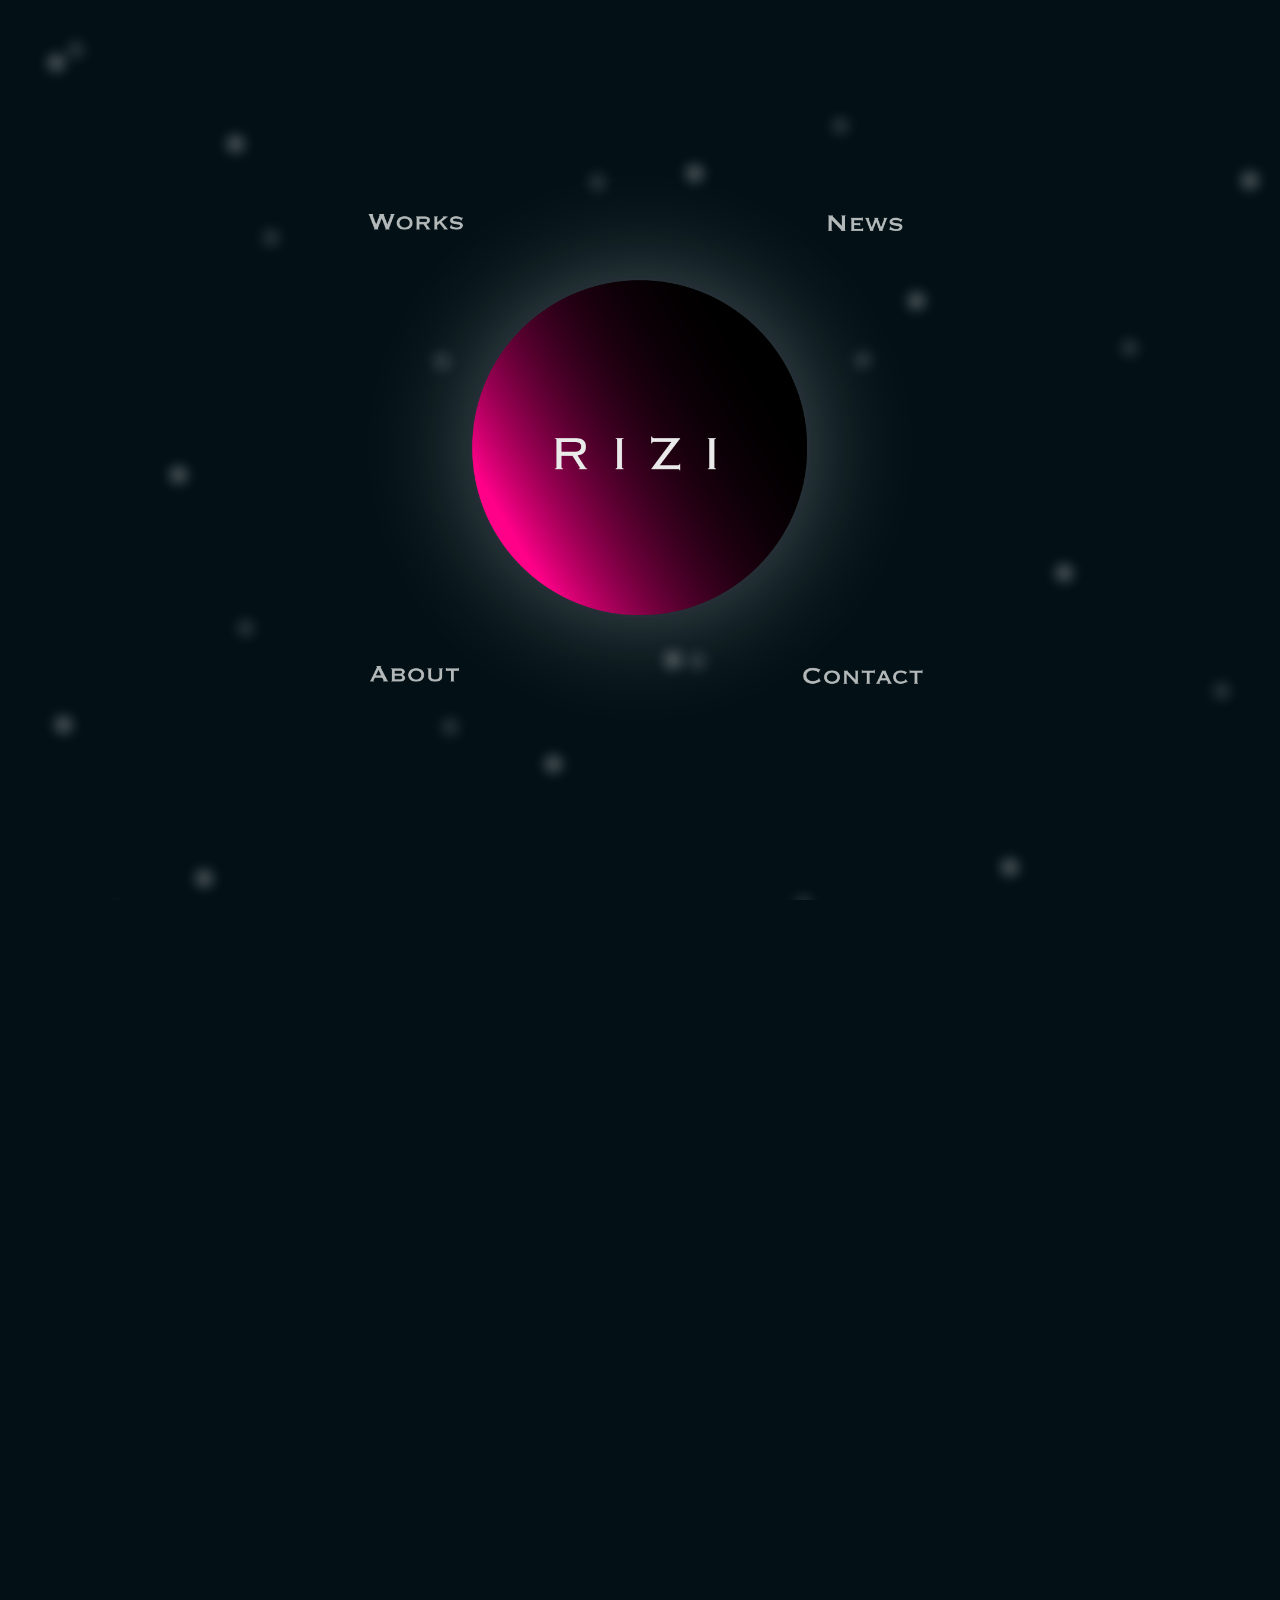
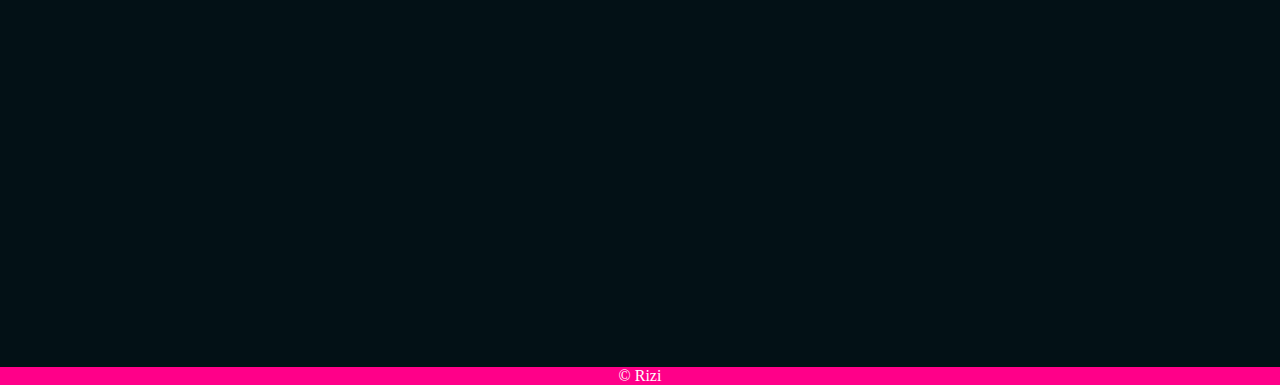
<file: index.html>
<!DOCTYPE html>
<html lang="ja">
<head>
    <meta charset="UTF-8">
    <meta http-equiv="X-UA-Compatible" content="IE=edge">
    <meta name="viewport" content="width=device-width, initial-scale=1.0">
    <link rel="stylesheet" href="css/style.css">
    <link href="css/slick-theme.css" rel="stylesheet" type="text/css">
    <link href="css/slick.css" rel="stylesheet" type="text/css">
    <script src="https://ajax.googleapis.com/ajax/libs/jquery/3.6.0/jquery.min.js"></script>
    <script type="text/javascript" src="js/slick.min.js"></script>
    <script type="text/javascript" src="js/jquery.inview.min.js"></script>
    <title>Rizi</title>
    <link rel="shortcut icon" href="images/favicon.png">
    <meta name="description" content="りじのホームページです。">
    <meta property="og:image" content="https://rizi.tokyo/images/og.png">
    <script>
        function calcParallax(tileheight, speedratio, scrollposition) {
        //    by Brett Taylor http://inner.geek.nz/
        //    originally published at http://inner.geek.nz/javascript/parallax/
        //    usable under terms of CC-BY 3.0 licence
        //    http://creativecommons.org/licenses/by/3.0/
        return ((tileheight) - (Math.floor(scrollposition / speedratio) % (tileheight+1)));
        }
        window.onload = function() {
        window.onscroll = function() {
            var posX = (document.documentElement.scrollLeft) ? document.documentElement.scrollLeft : window.pageXOffset;
            var posY = (document.documentElement.scrollTop) ? document.documentElement.scrollTop : window.pageYOffset;
        
            var ground = document.getElementById('header');
            var groundparallax = calcParallax(3000, 3, posY);
            ground.style.backgroundPosition = "0 " + groundparallax + "px"; 
        
            var clouds = document.getElementById('works');
            var cloudsparallax = calcParallax(4000, .8, posY);
            clouds.style.backgroundPosition = "0 " + cloudsparallax + "px"; 

            var clouds = document.getElementById('main');
            var cloudsparallax = calcParallax(3000, 3, posY);
            clouds.style.backgroundPosition = "0 " + cloudsparallax + "px"; 
        }
        }
        $(function() {
            $('#nav-content li a').on('click', function(event) {
                $('#nav-input').prop('checked', false);
            });
        });
    </script>
</head>

<header id="header">
    <div class="header-logo-menu">
        <div id="nav-drawer">
            <input id="nav-input" type="checkbox" class="nav-unshown">
            <label id="nav-open" for="nav-input"><span></span></label>
            <label class="nav-unshown" id="nav-close" for="nav-input"></label>
            <div id="nav-content">
                <ul>
                    <li><a href="#works">Works</a></li>
                    <li><a href="#news">News</a></li>
                    <li><a href="#about">About</a></li>
                    <li><a href="#contact">Contact</a></li>
                </ul>
            </div>
        </div>
        
    </div>
    <div class="logo">
        <img src="images/logo.png" alt="" width="100%">
        <div class="nav-slide"><div class="fadeslide">
            <div><img src="images/works_tx.png" alt="" width="50%" class="nav01"></div>
            <div><img src="images/news_tx.png" alt="" width="50%" class="nav02"></div>
            <div><img src="images/about_tx.png" alt="" width="50%" class="nav03"></div>
            <div><img src="images/contact_tx.png" alt="" width="50%" class="nav04"></div>
        </div></div>
        <a href="#works"><img src="images/works.png" alt="" width="50%" class="nav1"></a>
        <a href="#news"><img src="images/news.png" alt="" width="50%" class="nav2"></a>
        <a href="#about"><img src="images/about.png" alt="" width="50%" class="nav3"></a>
        <a href="#contact"><img src="images/contact.png" alt="" width="50%" class="nav4"></a>
    </div>
</header>

<body>
    <div id="works"><div class="visible-one">
        <h2>Works</h2>
        <div class="wrap">
            <div class="samune">
                <div class="sakuhin" style="display:inline;"><img src="images/thumbnail/tig2021.png" alt=""><a href="portfolio/works/tig2021.html"><img src="images/thumbnail/tig2021_hover.png" alt="" class="hover"></a></div>
                <div class="sakuhin" style="display:inline;"><img src="images/thumbnail/hushiginatsubo.png" alt=""><a href="portfolio/works/hushiginatsubo.html"><img src="images/thumbnail/hushiginatsubo_hover.png" alt="" class="hover"></a></div>
                <div class="sakuhin" style="display:inline;"><img src="images/thumbnail/zinseinoichinichi.png" alt=""><a href="portfolio/works/zinseinoichinichi.html"><img src="images/thumbnail/zinseinoichinichi_hover.png" alt="" class="hover"></a></div>
                <div class="sakuhin" style="display:inline;"><img src="images/thumbnail/onepiece_pic.png" alt=""><a href="portfolio/works/onepiece.html"><img src="images/thumbnail/pic_hover.png" alt="" class="hover"></a></div>
                <div class="sakuhin" style="display:inline;"><img src="images/thumbnail/snowman.png" alt=""><a href="portfolio/works/snowdome.html"><img src="images/thumbnail/snowdome_hover.png" alt="" class="hover"></a></div>
                <div class="sakuhin" style="display:inline;"><img src="images/thumbnail/kaihouhenoizanai.png" alt=""><a href="portfolio/works/kaihouenoizanai.html"><img src="images/thumbnail/kaihouenoezanai_hover.png" alt="" class="hover"></a></div>
                <div class="sakuhin" style="display:inline;"><img src="images/thumbnail/tmp_pv.png" alt=""><a href="portfolio/works/tmp2020.html"><img src="images/thumbnail/tmp_pv_hover.png" alt="" class="hover"></a></div>
            </div>
        </div>
        <div class="portfolio">
            <a href="portfolio/portfolio.html">To Portfolio</a>
        </div>
    </div></div>

    <div class="main" id="main">
        <div id="news" class="visible1">
            <img src="images/news.png" alt="" width="50%" class="sp">
            <div class="newslist">
                <ul class="slider">
                    <li><a href="#news0"><img src="images/news1.png"></a></li>
                    <li><a href="#news00"><img src="images/news2.png"></a></li>
                    <li><a href="#news000"><img src="images/news3.png"></a></li>
                </ul>
            </div>
            <a id="news0" href="#close" class="lb"><img src="images/news1.png"></a>
            <a id="news00" href="#close" class="lb"><img src="images/news2.png"></a>
            <a id="news000" href="#close" class="lb"><img src="images/news3.png"></a>        
        </div>

        <div id="about" class="visible2">
            <div class="aboutlist">
                <div class="text">
                    <div class="exp">
                        <p>永石昂大
                        <br>2000年宮崎生まれ
                        <br>筑波大学在学中
                        <br>映像制作 / 動画カメラマン / ラジオディレクター
                        <br>時々DJ</p>
                    </div>
                    <div class="exp">
                        <p>Nagaishi Koudai
                        <br>Born in 2000 in Miyazaki, JPN
                        <br>Enrolled in University of Tsukuba
                        <br>Movie Creator / Videographer / Radio Director
                        <br>Sometimes DJ</p>
                    </div>
                </div>
            </div>
            <img src="images/about.png" alt="" width="50%" class="sp">
        </div>

        <div id="contact" class="visible1">
            <img src="images/contact.png" alt="" width="50%" class="sp">
            <div class="button">
                <div class="gf">
                   <a href="https://docs.google.com/forms/d/e/1FAIpQLScOqWxwxLZMUF-F8PwvNkp1hHzAjFNzO6T4psDT7NSgXQdk4Q/viewform?usp=sf_link" target="_blank" rel="noopener noreferrer">To Contact Form</a>
                </div>
                <h3>SNS</h3>
                <div class="sns">
                    <a href="https://www.facebook.com/profile.php?id=100062625845886" target="_blank" rel="noopener noreferrer"><img src="images/facebook.png" alt="" width="100%" class="snssp"><p>Facebook</p></a>
                    <a href="https://www.youtube.com/channel/UCI56rASkcx5A_lQihgn2H0Q" target="_blank" rel="noopener noreferrer"><img src="images/youtube.png" alt="" width="100%" class="snssp"><p>YouTube</p></a>
                    <a href="https://twitter.com/nagaishikoudai" target="_blank" rel="noopener noreferrer"><img src="images/twitter.png" alt="" width="100%" class="snssp"><p>Twitter</p></a>
                    <a href="https://www.instagram.com/nagaishi_mast19/" target="_blank" rel="noopener noreferrer"><img src="images/instagram.png" alt="" width="100%" class="snssp"><p>Instagram</p></a>
                </div>
            </div>
        </div>
    </div>
    <script>
        $('.slider').slick({
            autoplay:true,
            autoplaySpeed:5000,
            dots:true,
        });

        $(function() {
            $('.visible-one').one('inview', function(event, isInView) {
            //一度のみのinviewの際は　.oneにする
                if (isInView) {
                    // .visibleがビューポートに入った場合
                    $(this).stop().addClass('effect');
                } else {
                    // .visibleがビューポートにから抜けた場合
                    $(this).stop().removeClass('effect');
                }
                //$('#footer').off('inview');
            });
        });
        $(function() {
            $('.sp').on('inview', function(event, isInView) {
            //一度のみのinviewの際は　.oneにする
                if (isInView) {
                    // .visibleがビューポートに入った場合
                    $(this).addClass('effect');
                } else {
                    // .visibleがビューポートにから抜けた場合
                    $(this).removeClass('effect');
                }
                //$('#footer').off('inview');
            });
        });
        $(function() {
            $('.visible1').one('inview', function(event, isInView) {
            //一度のみのinviewの際は　.oneにする
                if (isInView) {
                    // .visibleがビューポートに入った場合
                    $(this).addClass('effect');
                } else {
                    // .visibleがビューポートにから抜けた場合
                    $(this).removeClass('effect');
                }
                //$('#footer').off('inview');
            });
        });
        $(function() {
            $('.visible2').one('inview', function(event, isInView) {
            //一度のみのinviewの際は　.oneにする
                if (isInView) {
                    // .visibleがビューポートに入った場合
                    $(this).addClass('effect');
                } else {
                    // .visibleがビューポートにから抜けた場合
                    $(this).removeClass('effect');
                }
                //$('#footer').off('inview');
            });
        });
    </script>
</body>

<footer>
    <p>&copy; Rizi</p>
</footer>
</html>
</file>
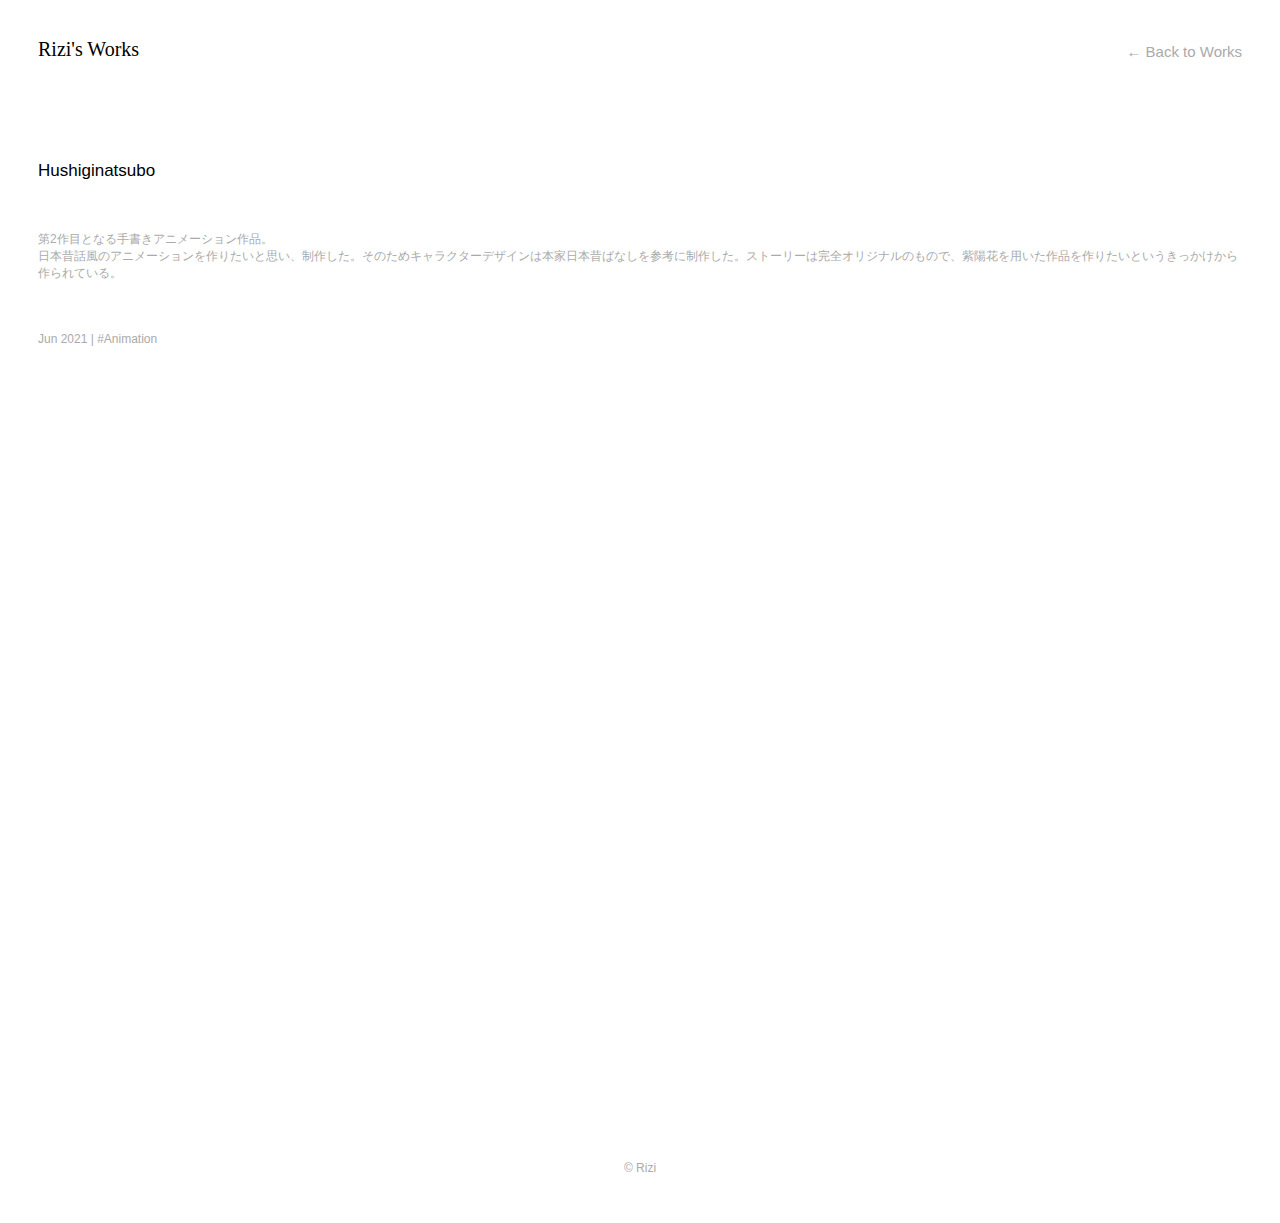
<file: portfolio/works/hushiginatsubo.html>
<!DOCTYPE html>
<html lang="ja">
<head>
    <meta charset="UTF-8">
    <meta http-equiv="X-UA-Compatible" content="IE=edge">
    <meta name="viewport" content="width=device-width, initial-scale=1.0">
    <link rel="stylesheet" href="works.css">
    <script src="https://ajax.googleapis.com/ajax/libs/jquery/3.6.0/jquery.min.js"></script>
    <title>Rizi's Works</title>
</head>

<body>
<a href="../portfolio.html">← Back to Works</a>
<h1>Rizi's Works</h1>
<h2>Hushiginatsubo</h2>
<p>第2作目となる手書きアニメーション作品。
<br>日本昔話風のアニメーションを作りたいと思い、制作した。そのためキャラクターデザインは本家日本昔ばなしを参考に制作した。ストーリーは完全オリジナルのもので、紫陽花を用いた作品を作りたいというきっかけから作られている。</p>
<h3>Jun 2021 | #Animation</h3>
<div class="max"><div class="frame">
    <iframe src="https://www.youtube.com/embed/Sa2mC6jXU6c" title="YouTube video player" frameborder="0" allow="accelerometer; autoplay; clipboard-write; encrypted-media; gyroscope; picture-in-picture" allowfullscreen></iframe>
</div></div>
</body>

<footer>
    <p>&copy; Rizi</p>
</footer>
</html>
</file>
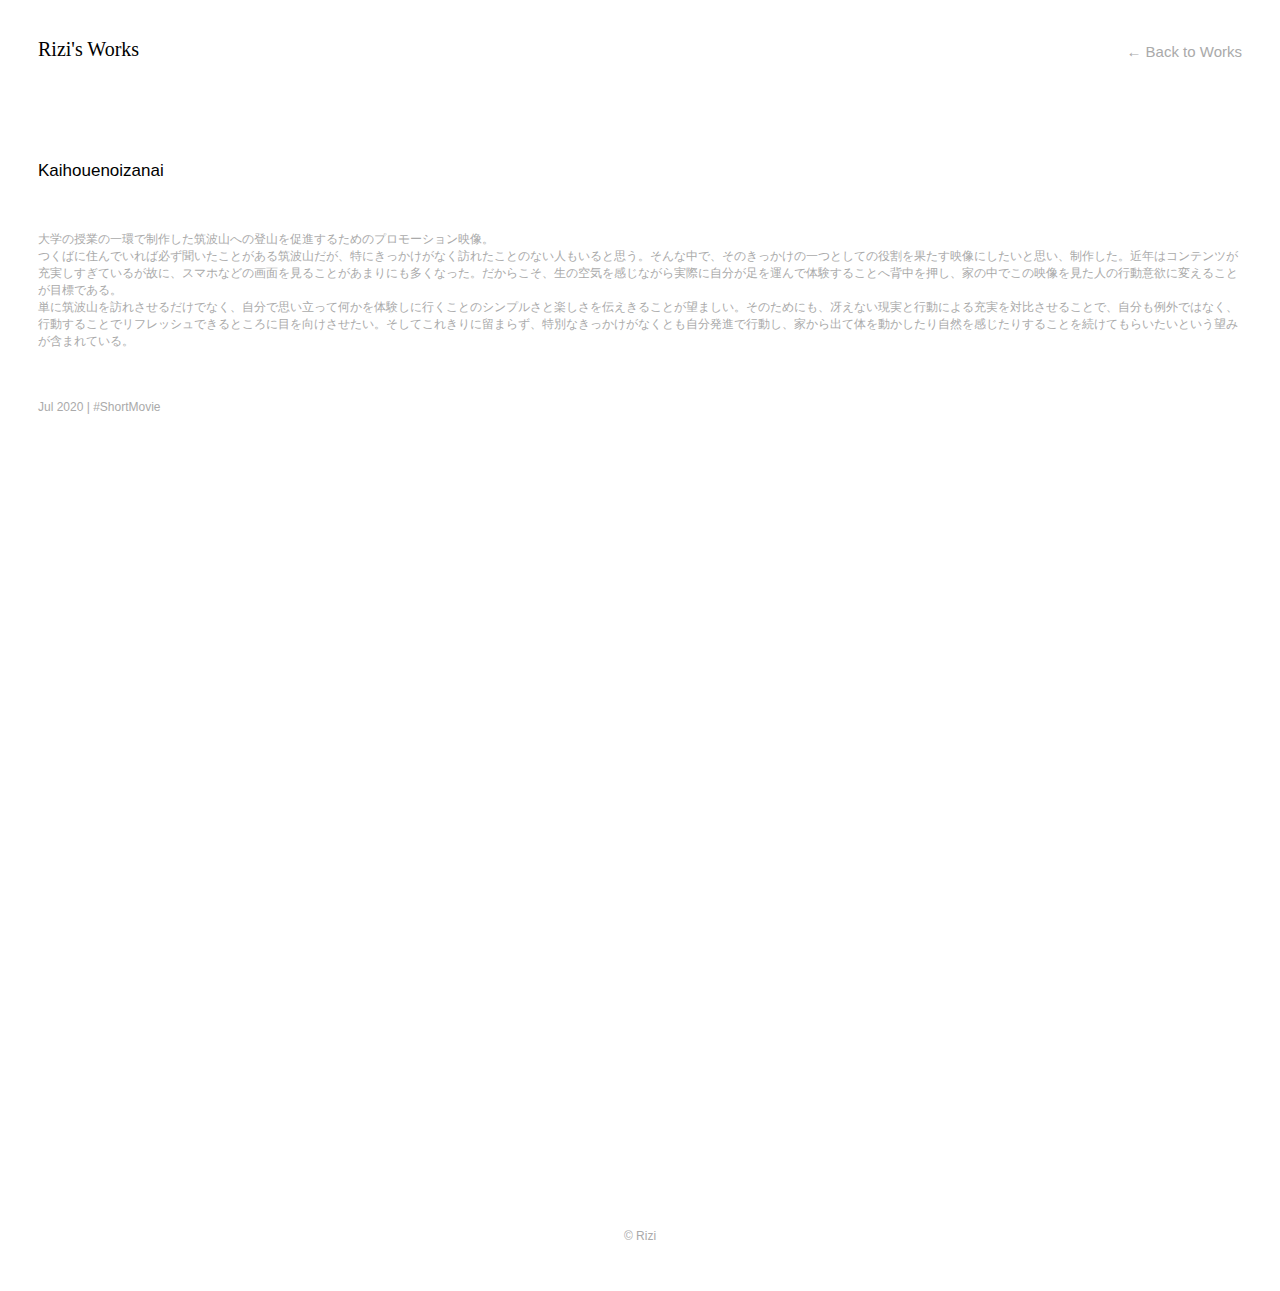
<file: portfolio/works/kaihouenoizanai.html>
<!DOCTYPE html>
<html lang="ja">
<head>
    <meta charset="UTF-8">
    <meta http-equiv="X-UA-Compatible" content="IE=edge">
    <meta name="viewport" content="width=device-width, initial-scale=1.0">
    <link rel="stylesheet" href="works.css">
    <script src="https://ajax.googleapis.com/ajax/libs/jquery/3.6.0/jquery.min.js"></script>
    <title>Rizi's Works</title>
</head>

<body>
<a href="../portfolio.html">← Back to Works</a>
<h1>Rizi's Works</h1>
<h2>Kaihouenoizanai</h2>
<p>大学の授業の一環で制作した筑波山への登山を促進するためのプロモーション映像。
<br>つくばに住んでいれば必ず聞いたことがある筑波山だが、特にきっかけがなく訪れたことのない人もいると思う。そんな中で、そのきっかけの一つとしての役割を果たす映像にしたいと思い、制作した。近年はコンテンツが充実しすぎているが故に、スマホなどの画面を見ることがあまりにも多くなった。だからこそ、生の空気を感じながら実際に自分が足を運んで体験することへ背中を押し、家の中でこの映像を見た人の行動意欲に変えることが目標である。
<br>単に筑波山を訪れさせるだけでなく、自分で思い立って何かを体験しに行くことのシンプルさと楽しさを伝えきることが望ましい。そのためにも、冴えない現実と行動による充実を対比させることで、自分も例外ではなく、行動することでリフレッシュできるところに目を向けさせたい。そしてこれきりに留まらず、特別なきっかけがなくとも自分発進で行動し、家から出て体を動かしたり自然を感じたりすることを続けてもらいたいという望みが含まれている。
</p>
<h3>Jul 2020 | #ShortMovie</h3>
<div class="max"><div class="frame">
    <iframe src="https://www.youtube.com/embed/EspfHMnCt4Q" title="YouTube video player" frameborder="0" allow="accelerometer; autoplay; clipboard-write; encrypted-media; gyroscope; picture-in-picture" allowfullscreen></iframe>
</div></div>
</body>

<footer>
    <p>&copy; Rizi</p>
</footer>
</html>
</file>
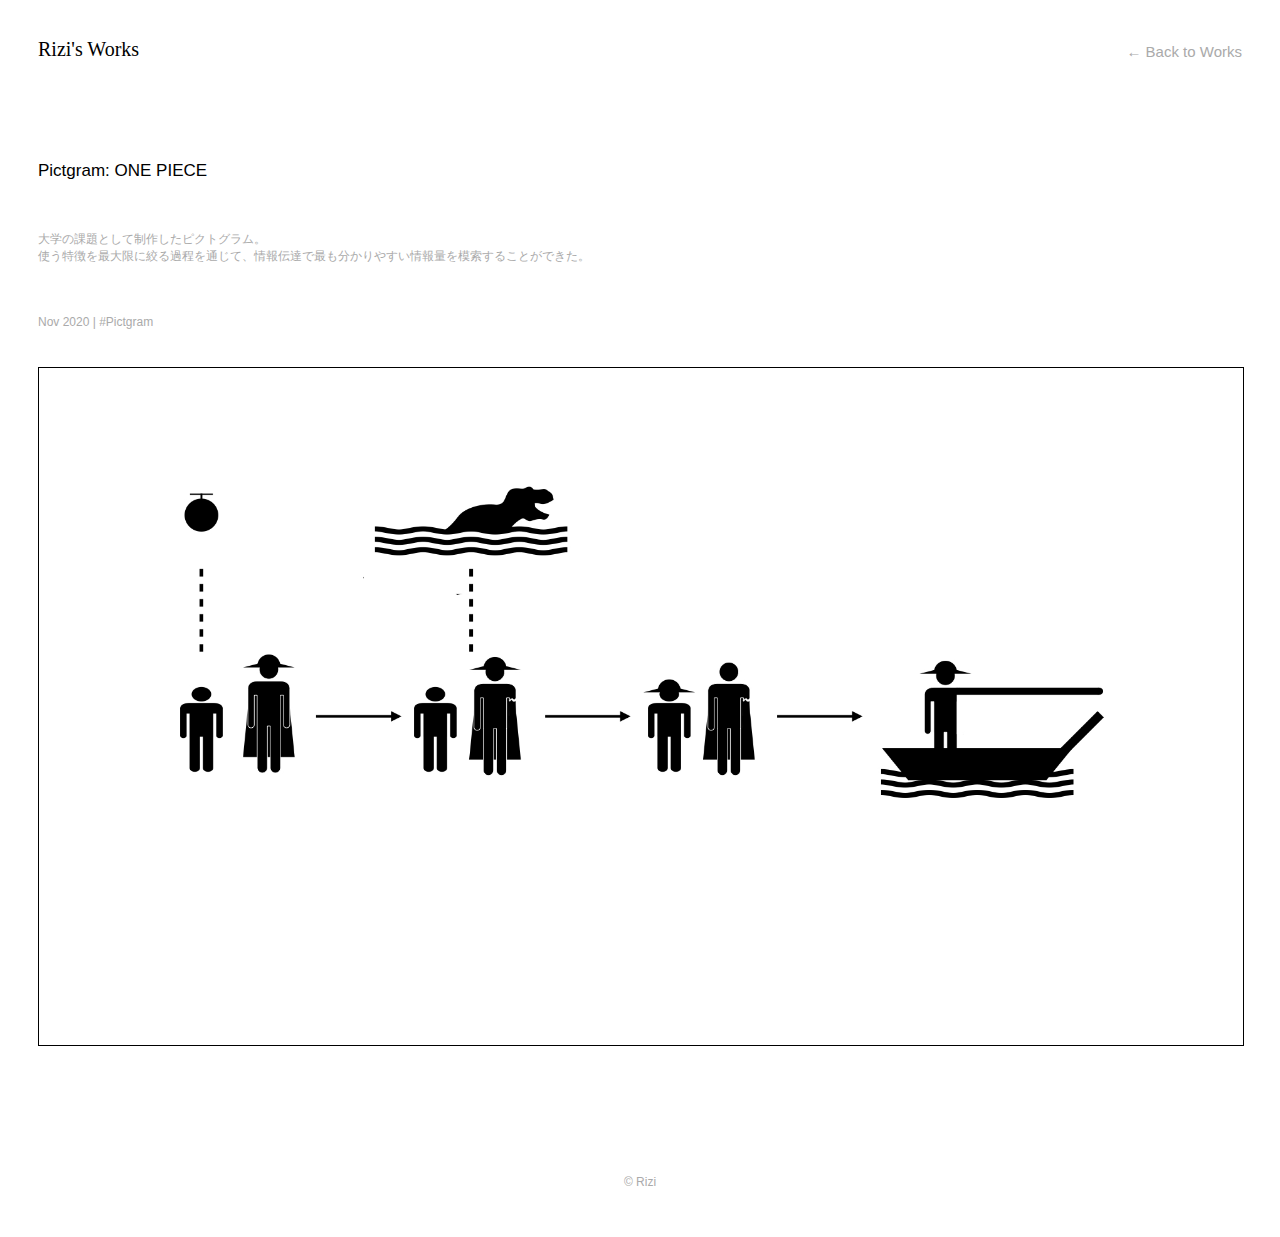
<file: portfolio/works/onepiece.html>
<!DOCTYPE html>
<html lang="ja">
<head>
    <meta charset="UTF-8">
    <meta http-equiv="X-UA-Compatible" content="IE=edge">
    <meta name="viewport" content="width=device-width, initial-scale=1.0">
    <link rel="stylesheet" href="works.css">
    <script src="https://ajax.googleapis.com/ajax/libs/jquery/3.6.0/jquery.min.js"></script>
    <title>Rizi's Works</title>
</head>

<body>
<a href="../portfolio.html">← Back to Works</a>
<h1>Rizi's Works</h1>
<h2>Pictgram: ONE PIECE</h2>
<p>大学の課題として制作したピクトグラム。
<br>使う特徴を最大限に絞る過程を通じて、情報伝達で最も分かりやすい情報量を模索することができた。</p>
<h3>Nov 2020 | #Pictgram</h3>
<div class="imageframe">
    <img src="images/onepiece_pic.png" alt="">
</div>
</body>

<footer>
    <p>&copy; Rizi</p>
</footer>
</html>
</file>
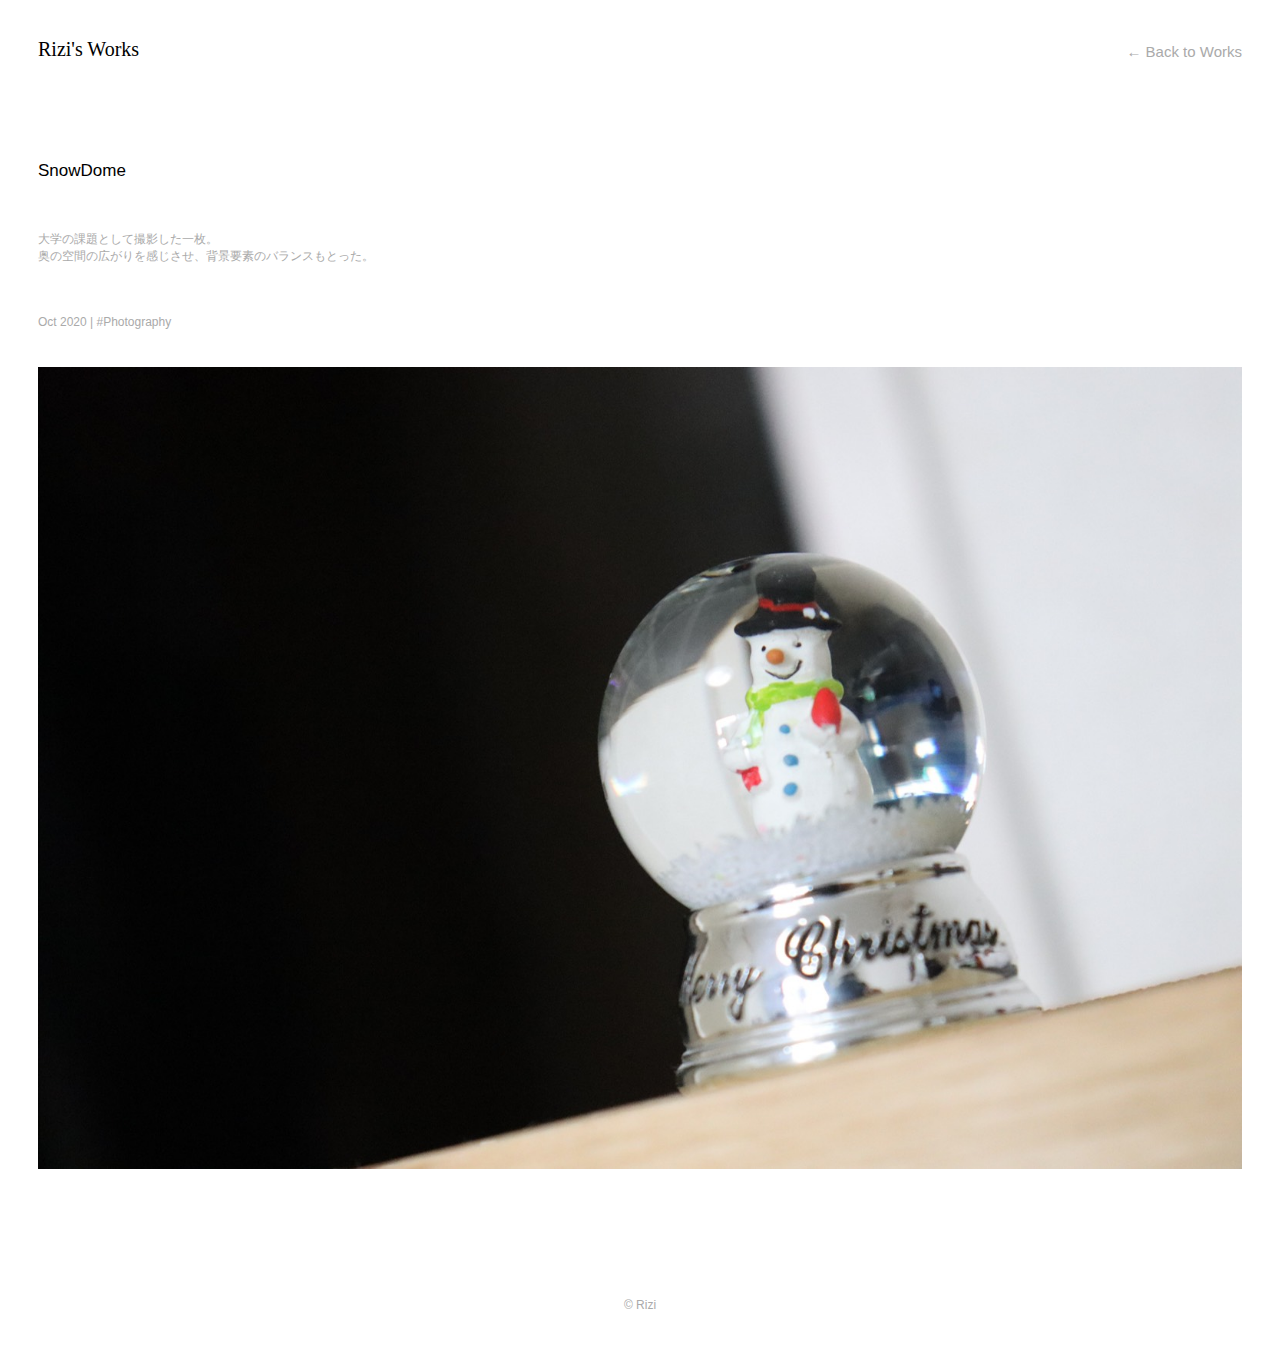
<file: portfolio/works/snowdome.html>
<!DOCTYPE html>
<html lang="ja">
<head>
    <meta charset="UTF-8">
    <meta http-equiv="X-UA-Compatible" content="IE=edge">
    <meta name="viewport" content="width=device-width, initial-scale=1.0">
    <link rel="stylesheet" href="works.css">
    <script src="https://ajax.googleapis.com/ajax/libs/jquery/3.6.0/jquery.min.js"></script>
    <title>Rizi's Works</title>
</head>

<body>
<a href="../portfolio.html">← Back to Works</a>
<h1>Rizi's Works</h1>
<h2>SnowDome</h2>
<p>大学の課題として撮影した一枚。
<br>奥の空間の広がりを感じさせ、背景要素のバランスもとった。</p>
<h3>Oct 2020 | #Photography</h3>
<div class="imagebox">
    <img src="images/snowdome.JPG" alt="">
</div>
</body>

<footer>
    <p>&copy; Rizi</p>
</footer>
</html>
</file>
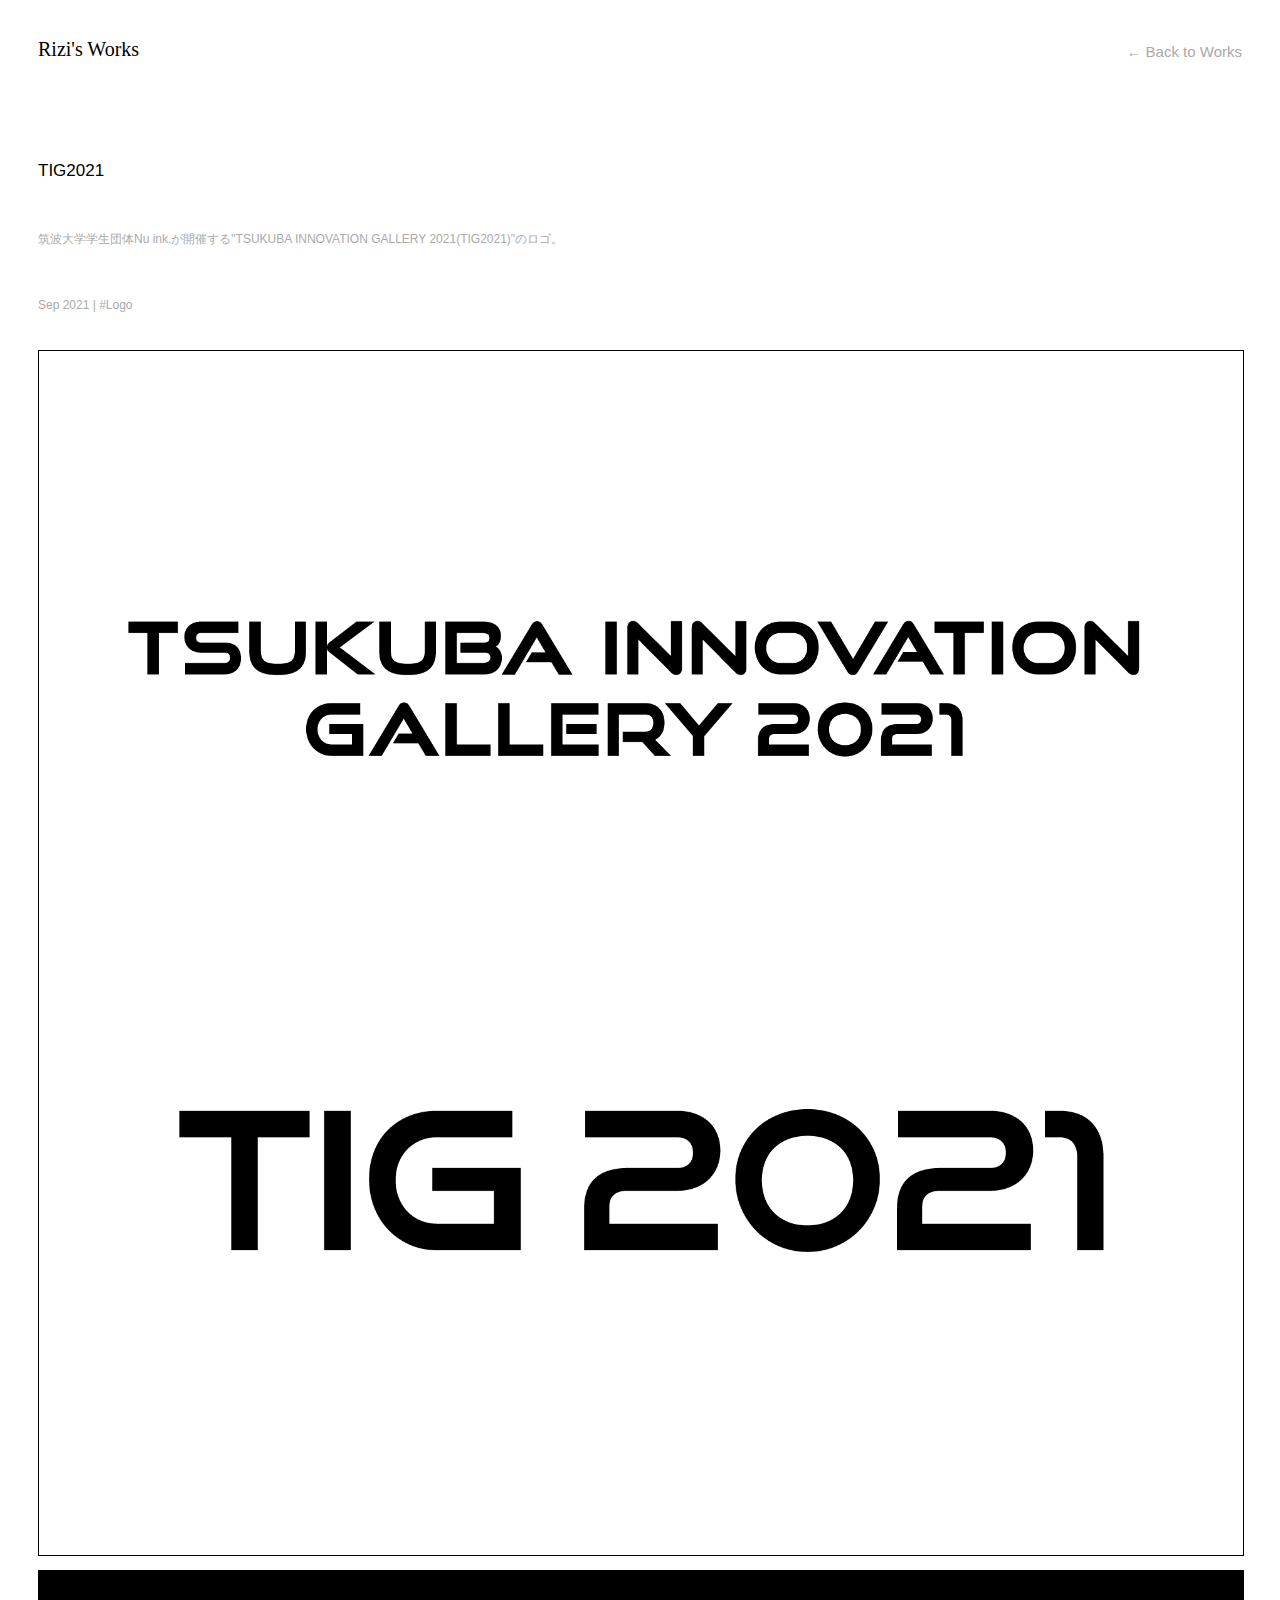
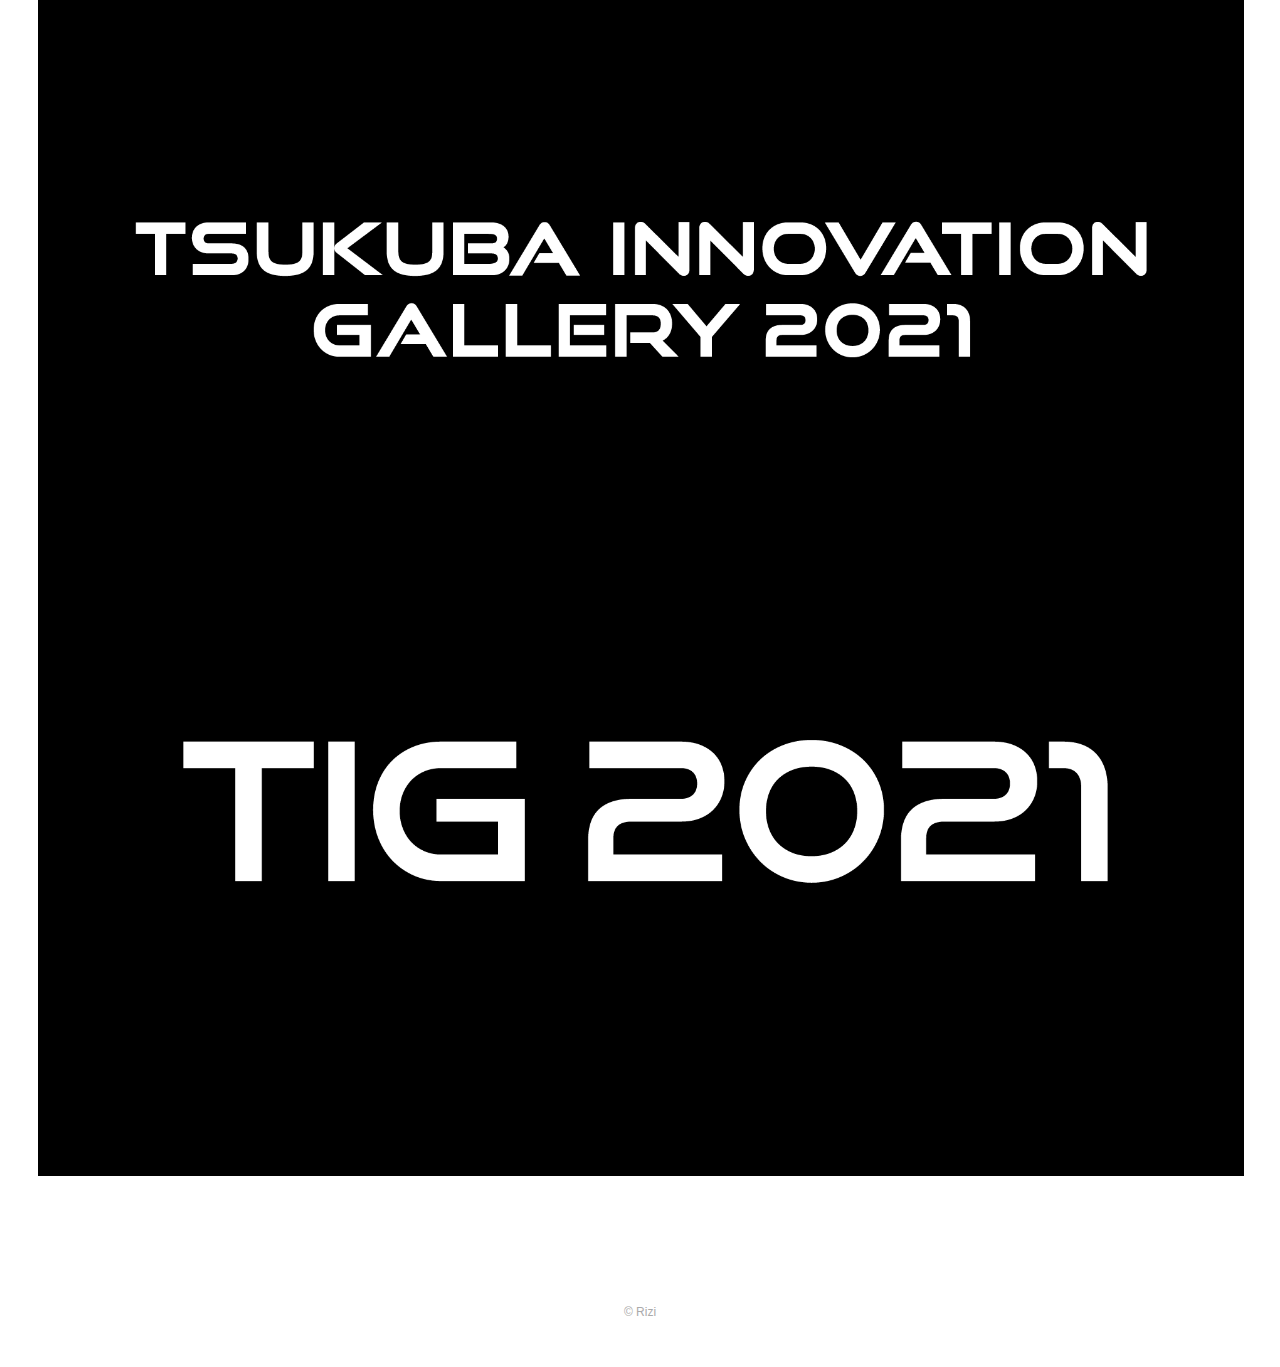
<file: portfolio/works/tig2021.html>
<!DOCTYPE html>
<html lang="ja">
<head>
    <meta charset="UTF-8">
    <meta http-equiv="X-UA-Compatible" content="IE=edge">
    <meta name="viewport" content="width=device-width, initial-scale=1.0">
    <link rel="stylesheet" href="works.css">
    <script src="https://ajax.googleapis.com/ajax/libs/jquery/3.6.0/jquery.min.js"></script>
    <title>Rizi's Works</title>
</head>

<body>
<a href="../portfolio.html">← Back to Works</a>
<h1>Rizi's Works</h1>
<h2>TIG2021</h2>
<p>筑波大学学生団体Nu ink.が開催する"TSUKUBA INNOVATION GALLERY 2021(TIG2021)"のロゴ。</p>
<h3>Sep 2021 | #Logo</h3>
<div class="imageframe">
    <img src="images/tig2021b.png" alt="">
    <img src="images/tig2021w.png" alt="">
</div>
</body>

<footer>
    <p>&copy; Rizi</p>
</footer>
</html>
</file>
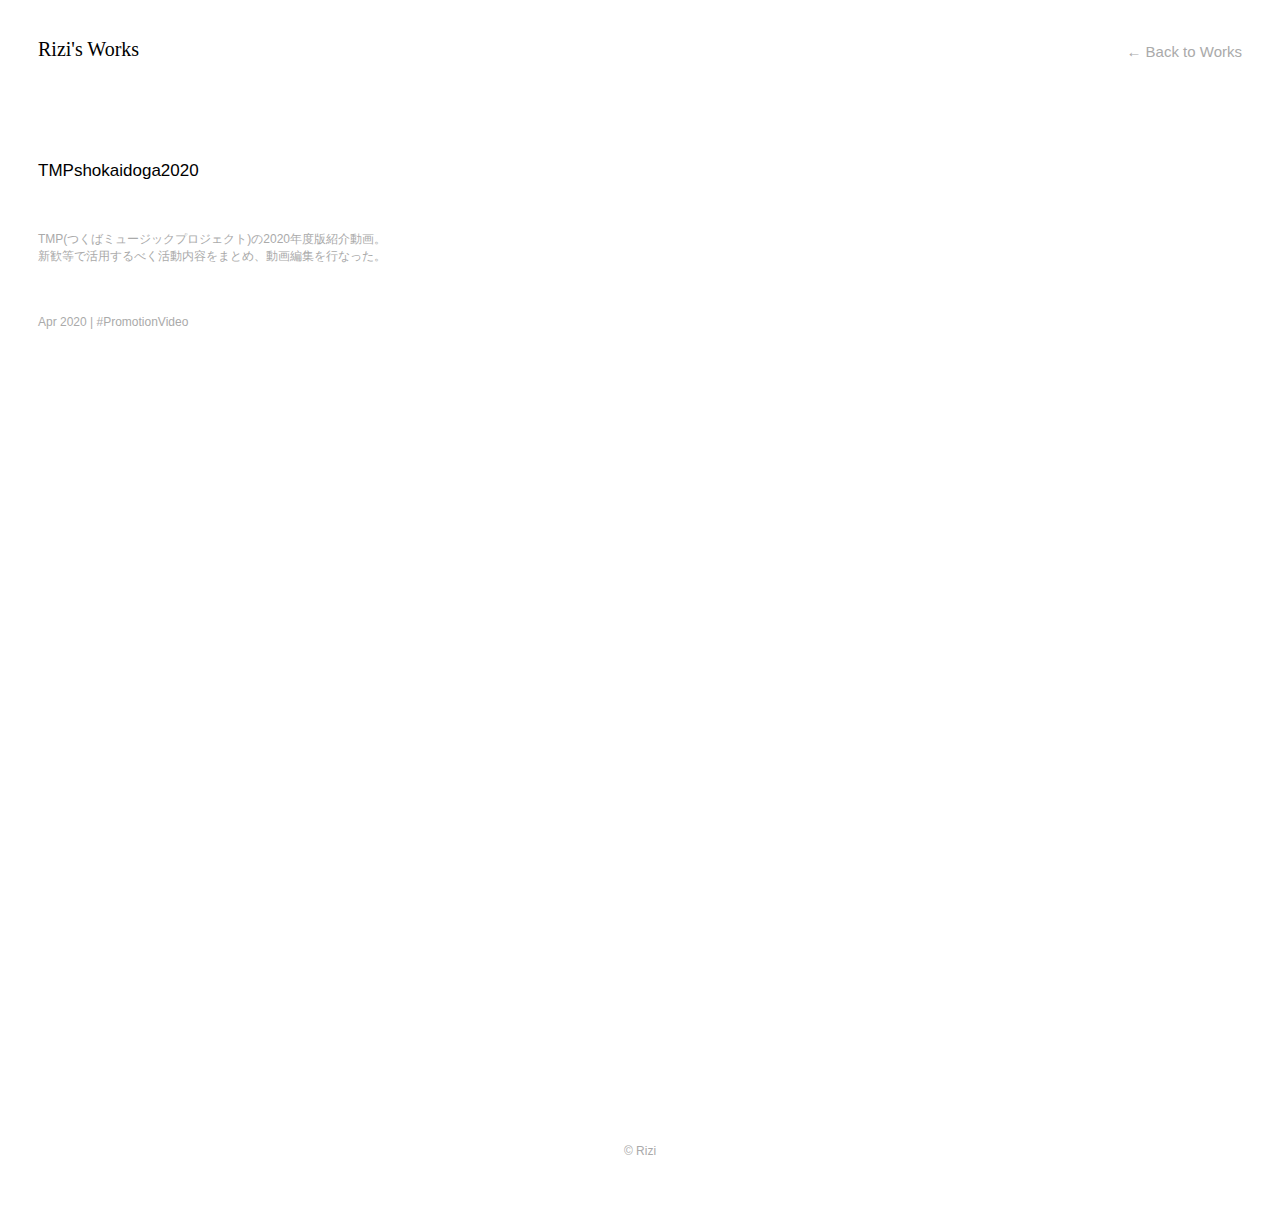
<file: portfolio/works/tmp2020.html>
<!DOCTYPE html>
<html lang="ja">
<head>
    <meta charset="UTF-8">
    <meta http-equiv="X-UA-Compatible" content="IE=edge">
    <meta name="viewport" content="width=device-width, initial-scale=1.0">
    <link rel="stylesheet" href="works.css">
    <script src="https://ajax.googleapis.com/ajax/libs/jquery/3.6.0/jquery.min.js"></script>
    <title>Rizi's Works</title>
</head>

<body>
<a href="../portfolio.html">← Back to Works</a>
<h1>Rizi's Works</h1>
<h2>TMPshokaidoga2020</h2>
<p>TMP(つくばミュージックプロジェクト)の2020年度版紹介動画。
<br>新歓等で活用するべく活動内容をまとめ、動画編集を行なった。</p>
<h3>Apr 2020 | #PromotionVideo</h3>
<div class="max"><div class="frame">
    <iframe src="https://www.youtube.com/embed/9n0Z9ZyEUjs" title="YouTube video player" frameborder="0" allow="accelerometer; autoplay; clipboard-write; encrypted-media; gyroscope; picture-in-picture" allowfullscreen></iframe>
</div></div>
</body>

<footer>
    <p>&copy; Rizi</p>
</footer>
</html>
</file>
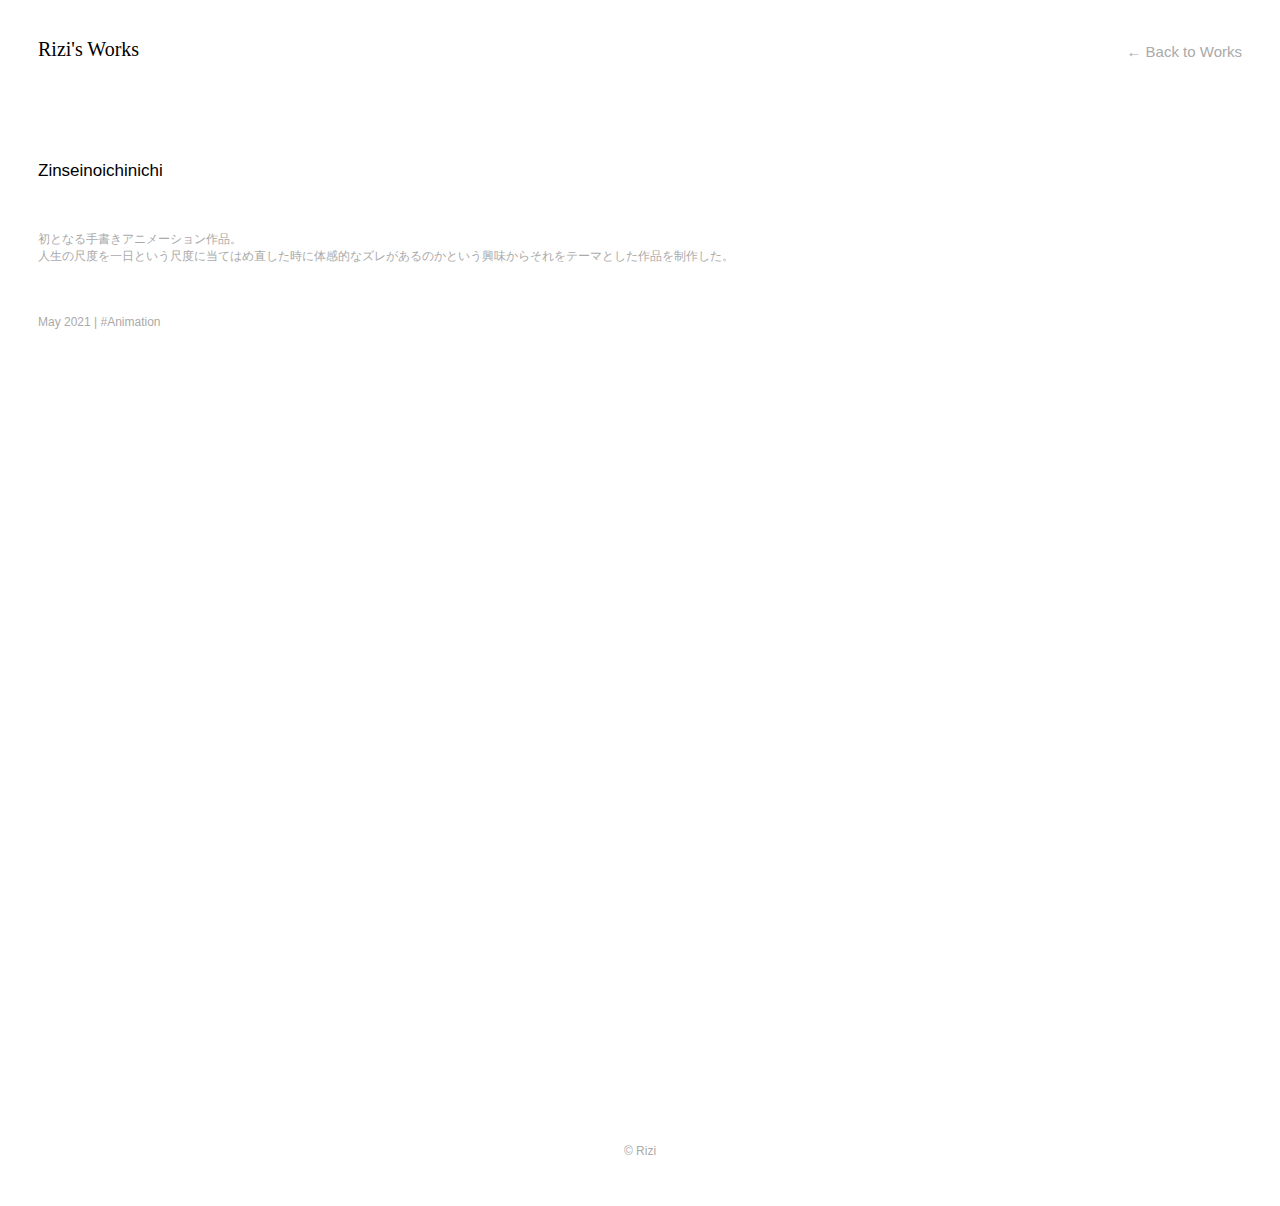
<file: portfolio/works/zinseinoichinichi.html>
<!DOCTYPE html>
<html lang="ja">
<head>
    <meta charset="UTF-8">
    <meta http-equiv="X-UA-Compatible" content="IE=edge">
    <meta name="viewport" content="width=device-width, initial-scale=1.0">
    <link rel="stylesheet" href="works.css">
    <script src="https://ajax.googleapis.com/ajax/libs/jquery/3.6.0/jquery.min.js"></script>
    <title>Rizi's Works</title>
</head>

<body>
<a href="../portfolio.html">← Back to Works</a>
<h1>Rizi's Works</h1>
<h2>Zinseinoichinichi</h2>
<p>初となる手書きアニメーション作品。
<br>人生の尺度を一日という尺度に当てはめ直した時に体感的なズレがあるのかという興味からそれをテーマとした作品を制作した。</p>
<h3>May 2021 | #Animation</h3>
<div class="max"><div class="frame">
    <iframe src="https://www.youtube.com/embed/6yO1rBuAZsA" title="YouTube video player" frameborder="0" allow="accelerometer; autoplay; clipboard-write; encrypted-media; gyroscope; picture-in-picture" allowfullscreen></iframe>
</div></div>
</body>

<footer>
    <p>&copy; Rizi</p>
</footer>
</html>
</file>
<file: css/style.css>
*{
    margin: 0;
    padding: 0;
}

header{
    background-color: #031116;
    height: 100vh;
    background-size: cover;
    width: 100%;
    position: relative;
    background-image: url('../images/bg40.png'), url('../images/bg20.png');
    background-repeat: repeat;
    background-attachment: fixed;
}

.logo{
    position: absolute;
    display: block;
    top: 50%;
    left: 50%;
    transform: translateY(-50%) translateX(-50%);
}
.nav01{
    position: absolute;
    top: -10%;
    left: -10%;
}
.nav02{
    position: absolute;
    top: -10%;
    right: -10%;
}
.nav03{
    position: absolute;
    left: -10%;
    bottom: -10%;
}
.nav04{
    position: absolute;
    right: -10%;
    bottom: -10%;
}
.nav01, .nav02, .nav03, .nav04{
    opacity: 0.7;
}
.nav1{
    position: absolute;
    top: -10%;
    left: -10%;
}
.nav2{
    position: absolute;
    top: -10%;
    right: -10%;
}
.nav3{
    position: absolute;
    left: -10%;
    bottom: -10%;
}
.nav4{
    position: absolute;
    right: -10%;
    bottom: -10%;
}
.nav1, .nav2, .nav3, .nav4{
    opacity: 0;
}
.nav1:hover, .nav2:hover, .nav3:hover, .nav4:hover{
    opacity: 1;
    transition: 1s;
}
#header .nav-slide, #header .fadeslide{
    margin: 0;
    padding: 0;
    position: absolute;
    width: 100%;
    height: 100%;
    top: 0%;
    left: 0%;
}
.fadeslide div:nth-of-type(1) {
	animation: fadeslide 16s 0s infinite both;
	z-index: 6;
}
.fadeslide div:nth-of-type(2) {
	animation: fadeslide 16s 4s infinite both;
	z-index: 5;
}
.fadeslide div:nth-of-type(3) {
	animation: fadeslide 16s 8s infinite both;
	z-index: 4;
}
.fadeslide div:nth-of-type(4) {
	animation: fadeslide 16s 12s infinite both;
	z-index: 3;
}
@keyframes fadeslide {
	0% { left: 0; opacity: 0.2; }
	5% { left: 0; opacity: 1; }
	20% { left: 0; opacity: 1; }
	25% { left: 0; opacity: 0.2; }
	26% { left: 100%; opacity: 0.2; }
	100% { left: 100%; opacity: 0.2; }
}

#works{
    background-color: #031116;
    background-image: url('../images/bg_riq.png'), url('../images/works_bg.png');
    background-size: cover;
    background-repeat: repeat;
    background-attachment: fixed;
    width: 100%;
    text-align: center;
}
#works h2{
    color: #ffffff;
    font-family: copperplate;
    font-size: 140px;
    font-weight: normal;
    text-align: center;
    padding-top: 30px;
}
.wrap{
    margin-top: 50px;
    overflow-x: scroll;
}
.samune{
    width: 45%;
    border-collapse: collapse;
    white-space: nowrap;
    padding-left: 3%;
}
.sakuhin{
    position: relative;
    margin: 50px 10px 0;
}
.samune a{
    width: 100%;
}
.samune img{
    width: 100%;
}
.samune .hover{
    position: absolute;
    width: 100%;
    left: 0%;
    bottom: 10%;
    z-index: 3;
    opacity: 0;
}
.samune .hover:hover{
    opacity: 1;
    transition: 0.3s;
}

.portfolio{
    margin-top: 140px;
    padding-bottom: 50px;
}
.portfolio a{
    color: #000000;
    font-size: 15px;
    font-family: futura;
    text-decoration: none;
    background-color: #ffffff;
    padding: 8px 64px;
    border-radius: 15px;
    text-align: center;
    margin: 30%;
}
.portfolio a:hover{
    color: #ffffff;
    background-color: #ff0089;
    transition: 0.5s;
}

.visible-one {
    opacity: 0;
    transition: transform 0.5s linear;
    animation-duration: 1s;
    animation-fill-mode: both;
    transform: translate(0, 10%);
}
/*　brightness　*/
.effect {
    animation-name: imgbrightness;
    opacity: 1;
    transition: 1s;
    transform: translate(0, 0);
}
@keyframes imgbrightness {
    0% {
      opacity: 0;
      filter: brightness(300%);
      /*　明度300%　*/
    }
    100% {
      opacity: 1;
      filter: brightness(100%);
      /*　100%が基準値　*/
    }
}

p{
    color: #ffffff;
}

.main{
    background-color: #031116;
    padding: 30px;
    background-image: url('../images/bg40.png'), url('../images/bg20.png');
    background-repeat: repeat;
    background-attachment: fixed;
}

.sp {
    opacity: 0;
    transition: transform 0.5s linear;
    animation-duration: 2s;
    animation-fill-mode: both;
}
/*　brightness　*/
.effect {
    animation-name: imgbrightness;
    opacity: 1;
    transition: 1s;
}
@keyframes imgbrightness {
    0% {
      opacity: 0;
      filter: brightness(300%);
      /*　明度300%　*/
    }
    100% {
      opacity: 1;
      filter: brightness(100%);
      /*　100%が基準値　*/
    }
}
.visible1 {
    opacity: 0;
    transition: transform 0.5s linear;
    animation-duration: 2.5s;
    animation-fill-mode: both;
    transform: translate(-10%, 0);
}
/*　brightness　*/
.effect {
    animation-name: imgbrightness;
    opacity: 1;
    transition: 1s;
    transform: translate(0, 0);
}
@keyframes imgbrightness {
    0% {
      opacity: 0;
      filter: brightness(300%);
      /*　明度300%　*/
    }
    100% {
      opacity: 1;
      filter: brightness(100%);
      /*　100%が基準値　*/
    }
}
.visible2 {
    opacity: 0;
    transition: transform 0.5s linear;
    animation-duration: 2.5s;
    animation-fill-mode: both;
    transform: translate(10%, 0);
}
/*　brightness　*/
.effect {
    animation-name: imgbrightness;
    opacity: 1;
    transition: 1s;
    transform: translate(0, 0);
}
@keyframes imgbrightness {
    0% {
      opacity: 0;
      filter: brightness(300%);
      /*　明度300%　*/
    }
    100% {
      opacity: 1;
      filter: brightness(100%);
      /*　100%が基準値　*/
    }
}

#news{
    display: flex;
    flex-wrap: wrap;
    justify-content: center;
    align-items: center;
}
.newslist{
    margin: 0 auto;
    padding: 10px;
    padding-top: 30px;
    width: 480px;
}
.slider{
    width: 100%;
}
.slider img{
    height: auto;
    width: 100%;
}
/*slick setting*/
.slick-prev:before,
.slick-next:before {
    color: #ffffff;
}
.lb {
    display: flex;
    position: fixed;
    width: 100%;
    height: 100%;
    top: 0;
    left: 0;
    justify-content: center;
    align-items: center;
    background: rgba(0,0,0,.7);
    opacity: 0;
    transition: .3s opacity ease;
    pointer-events: none;
    z-index: 100;
}
.lb img {
    width: auto !important;
    max-width: 100%;
    max-height: 100%!important;
    cursor: pointer;
}
.lb img,
.lb iframe {
    transform: scale(.85);
    transition: .3s all ease;
}
.lb:target {
    opacity: 1;
    pointer-events: auto;
    z-index: 101;
}
.lb:target img,
.lb:target iframe {
    transform: scale(1);
}
/* なんちゃって閉じるボタン*/
.lb::before,.lb::after {
    display: block;
    position: fixed;
    content: "";
    width: 24px;
    height:3px;
    top: 24px;
    right: 12px;
    background: #fff;
    border-radius: 4px;
}
.lb::before {
    transform: rotate(-315deg);
    z-index: 102;
}
.lb::after {
    transform: rotate(315deg);
    z-index: 102;
}

#about{
    display: flex;
    flex-wrap: wrap-reverse;
    justify-content: center;
    align-items: center;
}
.aboutlist{
    margin: 0 auto;
    width: 500px;
}
.text{
    margin: 0 auto;
    width: 375px;
}
.exp{
    margin: 60px 0;
}

#contact{
    display: flex;
    flex-wrap: wrap;
    justify-content: center;
    align-items: center;
}
.button{
    margin: 0 auto;
    padding: 10px;
    width: 480px;
    display: flex;
    flex-direction: column;
    justify-content: center;
}
.gf{
    text-align: center;
}
.gf a{
    color: #ffffff;
    font-size: 24px;
    font-family: futura;
    text-decoration: none;
    border: #ffffff solid 3px;
    padding: 20px 22%;
    border-radius: 15px;
    margin: 0 auto;
    display: inline-block;
}
.gf a:hover{
    color: #031116;
    background-color: #ffffff;
    transition: 0.5s;
}
.button h3{
    font-size: 30px;
    font-family: futura;
    margin: 75px auto 10px;
    color: #ffffff;
    text-decoration: underline;
}
.sns{
    display: flex;
    justify-content: center;
    width: 75%;
    margin: 0 auto;
    text-align: center;
}
.sns a{
    text-decoration: none;
    border-bottom: #031116 solid 10px;
}
.sns p{
    font-family: futura;
    font-size: 15px;
}

.sns a:hover{
    border-bottom: #ffffff solid 10px;
    transition: 0.5s;
}


footer{
    background-color: #ff0089;
    text-align: center;
}


@media screen and (max-width:1059px){
    .sp{
        width: 80%;
    }
    .newslist{
        width: 80%;
        margin-bottom: 300px;
    }
    .aboutlist{
        width: 80%;
        margin-bottom: 300px;
    }
    .text{
        width: 100%;
        text-align: center;
        font-size: 20px;
    }
    .button{
        width: 50%;
    }
}
@media screen and (min-width:581px) {
    #nav-drawer {
      display:none;
    }
}
@media screen and (max-width:580px){
    .logo{
        width: 100%;
    }
    .nav1, .nav2, .nav3, .nav4, .nav01, .nav02, .nav03, .nav04{
        width: 0;
    }
    #nav-drawer {
        position: relative;
    }
      
    /*チェックボックス等は非表示に*/
    .nav-unshown {
        display:none;
    }
      
    /*アイコンのスペース*/
    #nav-open {
        display: inline-block;
        width: 30px;
        height: 22px;
        vertical-align: middle;
    }
      
    /*ハンバーガーの形をCSSで表現*/
    #nav-open span, #nav-open span:before, #nav-open span:after {
        position: absolute;
        height: 3px;/*線の太さ*/
        width: 25px;/*長さ*/
        border-radius: 3px;
        background: #555;
        display: block;
        content: '';
        cursor: pointer;
    }
    #nav-open span:before {
        bottom: -8px;
    }
    #nav-open span:after {
        bottom: -16px;
    }
      
    /*閉じる用の薄黒箇所*/
    #nav-close {
        display: none;
        position: fixed;
        z-index: 99;
        top: 0;
        left: 0;
        width: 100%;
        height: 100%;
        background: black;
        opacity: 0;
        transition: .3s ease-in-out;
    }
      
    /*メニューの中身*/
    #nav-content {
        overflow: auto;
        position: fixed;
        top: 0;
        left: 0;
        z-index: 9999;
        width: 90%;
        max-width: 330px;/*最大幅（お好みで調整を）*/
        height: 100%;
        background: #ff0089;
        transition: .3s ease-in-out;
        -webkit-transform: translateX(-105%);
        transform: translateX(-105%);
    }
    #nav-content li{
        margin: 20px;
        list-style: none;
    }
    #nav-content a{
        color: #ffffff;
        font-family: copperplate;
        font-size: 30px;
        text-decoration: none;
        margin: 20px;
    }
    #nav-content a:hover{
        text-decoration: underline;
        transition: 0.5s;
    }
      
    /*チェックがついたら表示させる*/
    #nav-input:checked ~ #nav-close {
        display: block;
        opacity: .5;
    }
      
    #nav-input:checked ~ #nav-content {
        -webkit-transform: translateX(0%);
        transform: translateX(0%);
        box-shadow: 6px 0 25px rgba(0,0,0,.15);
    }
      
    .header-logo-menu{
       display: flex;
       display: -moz-flex;
       display: -o-flex;
       display: -webkit-flex;
       display: -ms-flex;
       flex-direction: row;
       -moz-flex-direction: row;
       -o-flex-direction: row;
       -webkit-flex-direction: row;
       -ms-flex-direction: row;
       padding: 20px;
    }
      
    /*ロゴやサイトタイトルをセンタリング*/
    .logo-area{text-align:center;margin:auto;}

    #works h2{
        font-size: 80px;
        padding-top: 30px;
    }
    .portfolio a{
        padding: 8px 50px;
        border-radius: 15px;
        text-align: center;
        margin: 0 auto;
    }
    .portfolio{
        margin-top: 80px;
        padding-bottom: 50px;
    }
}
@media screen and (max-width:540px){
    .aboutlist{
        width: 100%;
    }
    .exp p{
        font-size: 13px;
    }

    .button{
        padding: 10px;
        width: 300px;
        display: flex;
        flex-direction: column;
        justify-content: center;
    }
    .gf{
        text-align: center;
    }
    .gf a{
        color: #ffffff;
        font-size: 18px;
        font-family: futura;
        text-decoration: none;
        border: #ffffff solid 3px;
        padding: 10px 12%;
        border-radius: 15px;
        margin: 0 auto;
        display: inline-block;
    }
    .button h3{
        font-size: 20px;
        font-family: futura;
        margin: 75px auto 10px;
        color: #ffffff;
        text-decoration: underline;
    }
    .sns{
        display: flex;
        justify-content: center;
        width: 80%;
        margin: 0 auto;
        text-align: center;
    }
    .sns a{
        text-decoration: none;
        border-bottom: #031116 solid 10px;
    }
    .sns p{
        font-family: futura;
        font-size: 10px;
    }
    .snssp{
        width: 100%;
    }
}
@media screen and (max-width:479px){
    .sp{
        width: 100%;
    }
    #works h2{
        font-size: 50px;
    }
    .samune{
        width: 80%;
    }
    .newslist{
        margin-bottom: 100px;
    }
    .aboutlist{
        margin-bottom: 100px;
    }
    .button{
        margin-bottom: 50px;
    }
    footer{
        font-size: 5px;
    }
    .visible1, .visible2{
        transform: translate(0, 0);
    }
}

@media screen and (max-width:479px){
    .fadeslide {
        width: 256px;
        height: 144px;
        overflow: hidden;
        z-index: 0;
    }
}
</file>
<file: portfolio/works/works.css>
*{
    margin: 0;
    padding: 0;
}



a{
    text-decoration: none;
    color: #aaaaaa;
    font-family: Arial, Helvetica, sans-serif;
    font-style: normal;
    font-weight: normal;
    font-size: 15px;
    float: right;
    padding-top: 5px;
    margin-right: 38px;

}
a:hover{
    color: #000000;
    transition: 0.5s;
}

h1{
    font-family: Futura;
    font-style: normal;
    font-weight: normal;
    font-size: 20px;
    margin: 38px;
}

h2{
    font-family: Arial, Helvetica, sans-serif;
    font-style: normal;
    font-weight: normal;
    font-size: 17px;
    margin: 38px;
    margin-top: 100px;
}

p{
    color: #aaaaaa;
    font-family: Arial, Helvetica, sans-serif;
    font-style: normal;
    font-weight: normal;
    font-size: 12px;
    margin: 38px;
    margin-top: 50px;
}

h3{
    color: #aaaaaa;
    font-family: Arial, Helvetica, sans-serif;
    font-style: normal;
    font-weight: normal;
    font-size: 12px;
    margin: 38px;
    margin-top: 50px;
}

.imagebox{
    margin: 15px 38px;
}
.imageframe{
    margin: 15px 38px;
}
img{
    width: 100%;
    margin-bottom: 10px;
}
.imageframe img{
    border: #000000 solid 1px;
}

.max{
    max-width: 1680px;
    max-height: 945px;
    margin: 0 38px;
}
.frame{
    padding-bottom: 56.25%;
    position: relative;
    height: 0;
}
iframe{
    position: absolute;
    top: 0;
    left: 0;
    width: 100%;
    height: 100%;
}

footer{
    color: #aaaaaa;
    text-align: center;
    padding: 50px 0 10px;
}
</file>
